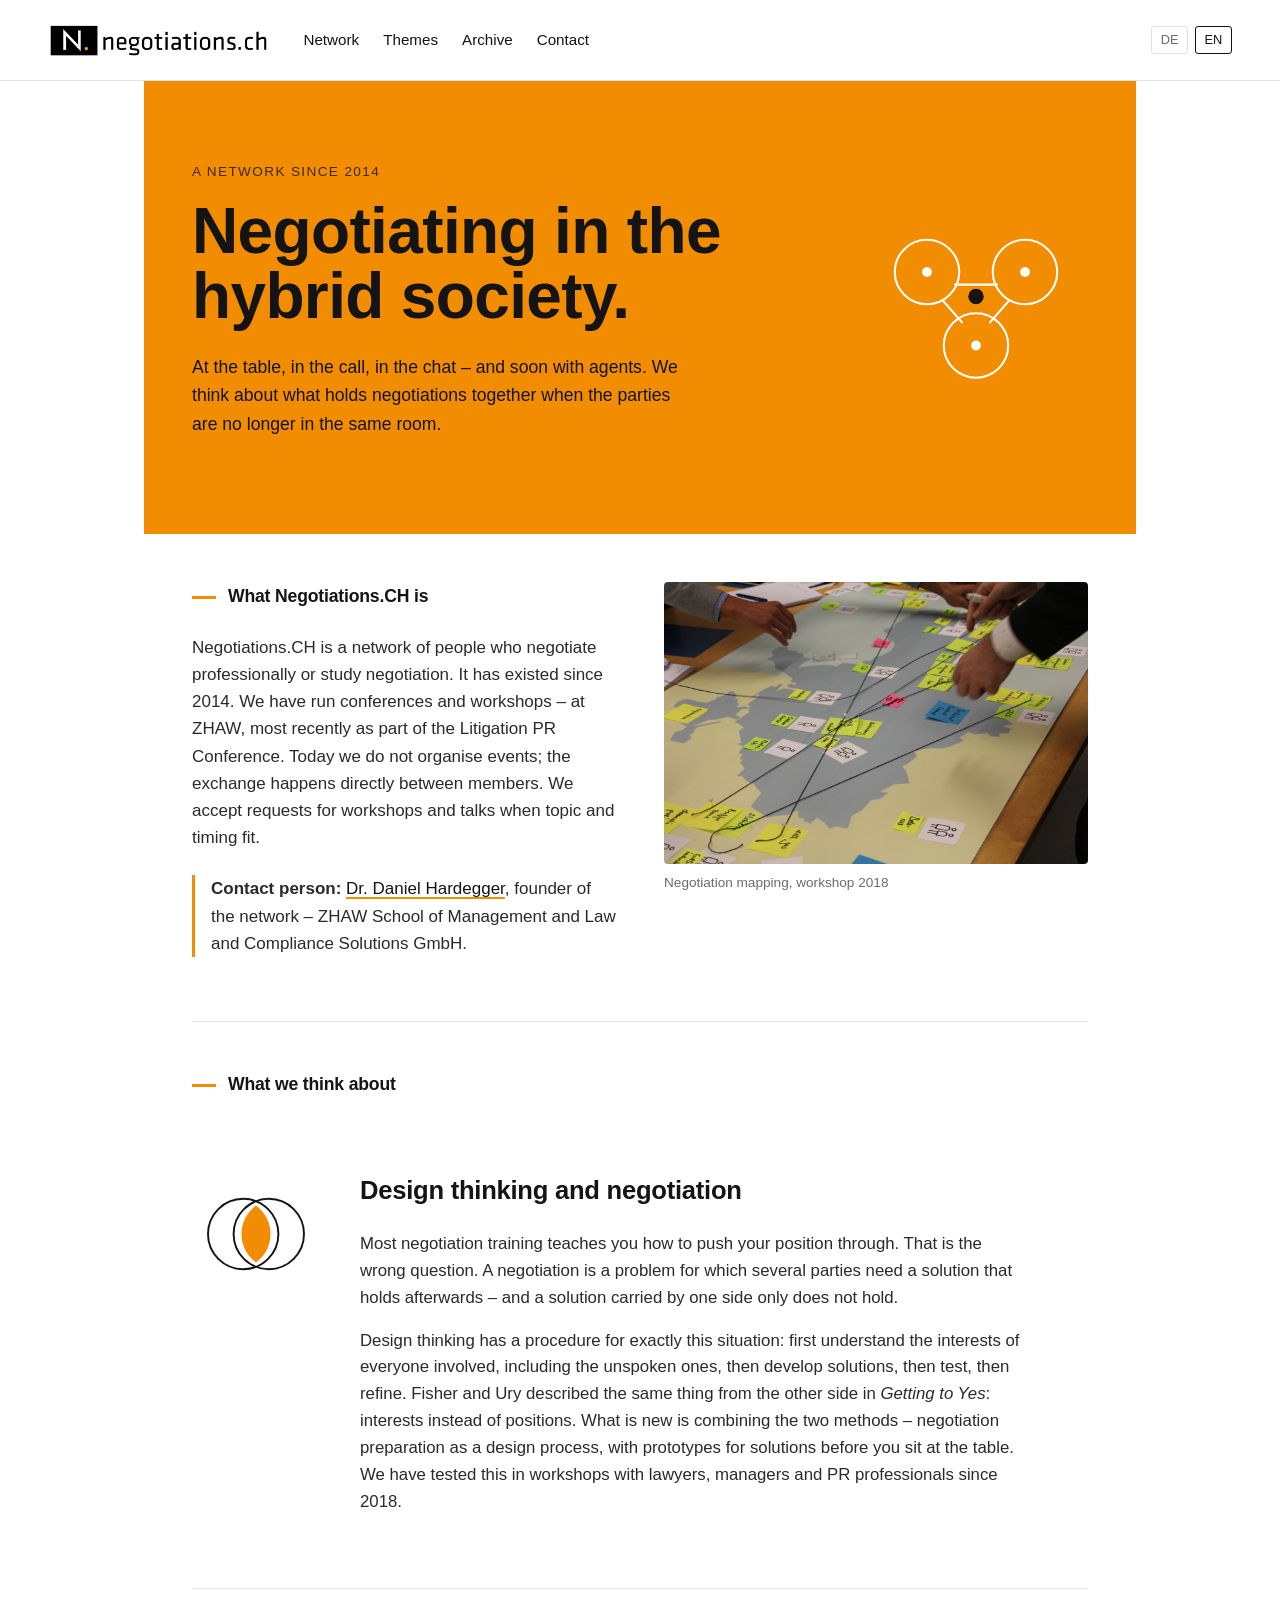
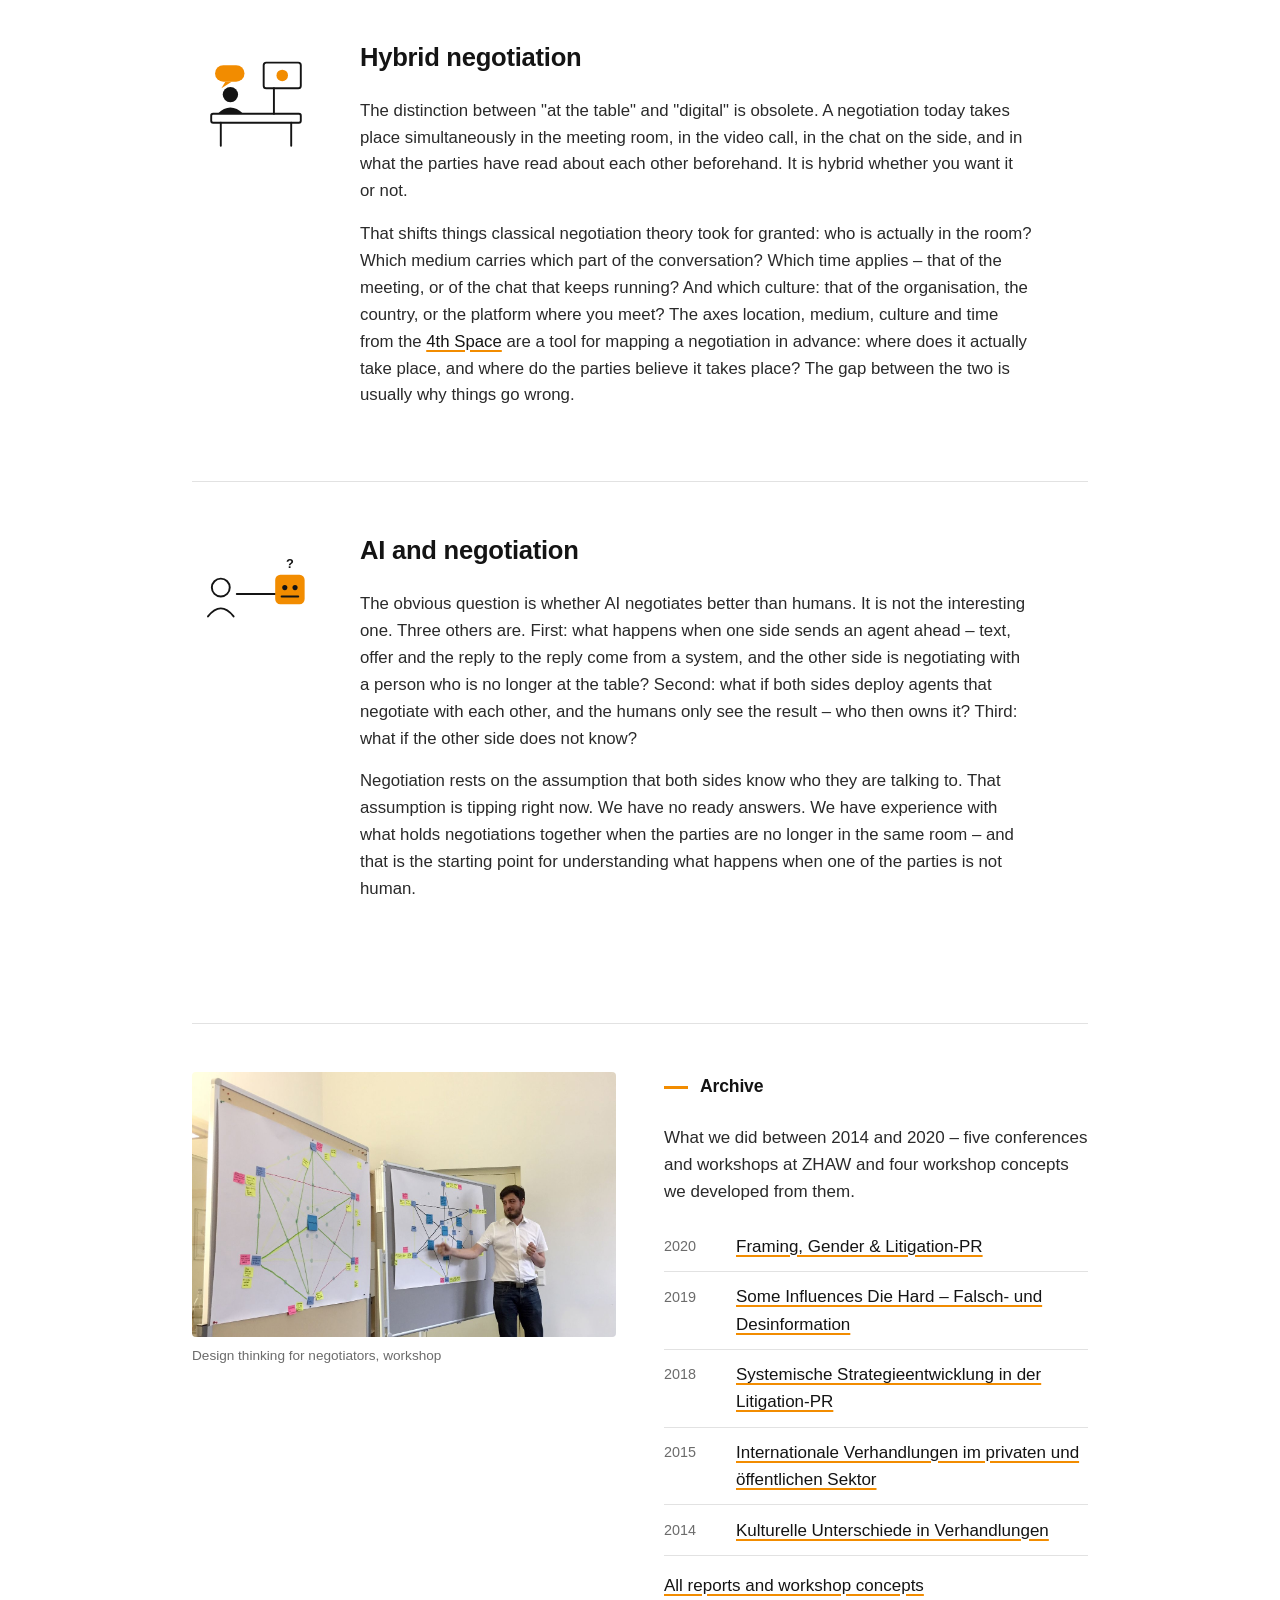
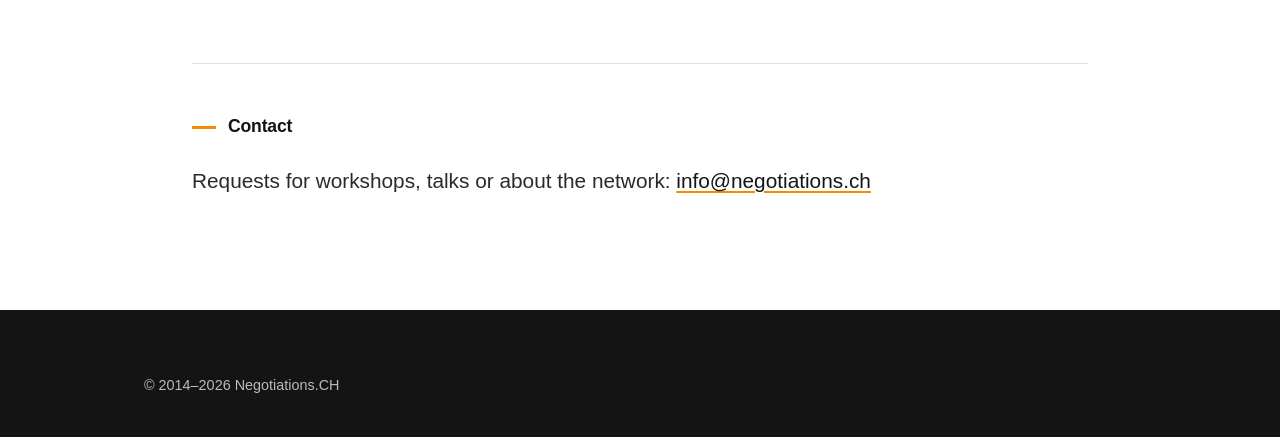
<file: index.html>
<!DOCTYPE html>
<html lang="de" data-lang="de">
<head>
  <meta charset="utf-8">
  <meta name="viewport" content="width=device-width, initial-scale=1">
  <title>Negotiations.CH</title>
  <meta name="description" content="Negotiations.CH – ein Netzwerk zum Verhandeln in der hybriden Gesellschaft. Design Thinking und Verhandlung, hybride Verhandlung, KI und Verhandlung. Seit 2014.">
  <link rel="canonical" href="https://negotiations.ch/">
  <link rel="stylesheet" href="style.css">
  <link rel="icon" type="image/png" sizes="512x512" href="assets/favicon.png">
  <link rel="apple-touch-icon" href="assets/favicon.png">
  <script type="application/ld+json">
  {
    "@context": "https://schema.org",
    "@type": "Organization",
    "name": "Negotiations.CH",
    "url": "https://negotiations.ch/",
    "logo": "https://negotiations.ch/assets/n-logo.png",
    "foundingDate": "2014",
    "email": "info@negotiations.ch",
    "founder": {"@type": "Person", "name": "Daniel Hardegger", "url": "https://hardegger.eu/"},
    "knowsAbout": ["Negotiation", "Design Thinking", "Hybrid Negotiation", "AI and Negotiation", "Intercultural Negotiation", "Litigation PR"]
  }
  </script>
</head>
<body>

<header class="top">
  <a href="#" class="brand"><img src="assets/n-logo.png" alt="Negotiations.CH" width="200" height="60"></a>
  <nav aria-label="Inhalt">
    <a href="#netzwerk" lang="de">Netzwerk</a><a href="#netzwerk" lang="en">Network</a>
    <a href="#themen" lang="de">Themen</a><a href="#themen" lang="en">Themes</a>
    <a href="archiv.html" lang="de">Archiv</a><a href="archiv.html" lang="en">Archive</a>
    <a href="#kontakt" lang="de">Kontakt</a><a href="#kontakt" lang="en">Contact</a>
  </nav>
  <div class="lang" role="group" aria-label="Sprache / Language">
    <button type="button" data-set-lang="de" aria-pressed="true">DE</button>
    <button type="button" data-set-lang="en" aria-pressed="false">EN</button>
  </div>
</header>

<main>

  <section class="hero">
    <div class="hero-inner">
      <div>
        <p class="kicker" lang="de">Ein Netzwerk seit 2014</p>
        <p class="kicker" lang="en">A network since 2014</p>
        <h1 lang="de">Verhandeln in der hybriden Gesellschaft.</h1>
        <h1 lang="en">Negotiating in the hybrid society.</h1>
        <p class="hero-sub" lang="de">Am Tisch, im Call, im Chat – und bald mit Agenten. Wir denken darüber nach, was Verhandlungen zusammenhält, wenn die Beteiligten nicht mehr im selben Raum sind.</p>
        <p class="hero-sub" lang="en">At the table, in the call, in the chat – and soon with agents. We think about what holds negotiations together when the parties are no longer in the same room.</p>
      </div>
      <svg class="hero-art" viewBox="0 0 320 320" aria-hidden="true">
        <g fill="none" stroke="#fff" stroke-width="3" stroke-linecap="round">
          <circle cx="90" cy="110" r="46"/>
          <circle cx="230" cy="110" r="46"/>
          <circle cx="160" cy="215" r="46"/>
          <line x1="130" y1="128" x2="190" y2="128"/>
          <line x1="112" y1="150" x2="140" y2="182"/>
          <line x1="208" y1="150" x2="180" y2="182"/>
        </g>
        <g fill="#fff">
          <circle cx="90" cy="110" r="7"/>
          <circle cx="230" cy="110" r="7"/>
          <circle cx="160" cy="215" r="7"/>
        </g>
        <circle cx="160" cy="145" r="11" fill="#141414"/>
      </svg>
    </div>
  </section>

  <section id="netzwerk" class="split">
    <div>
    <h2 lang="de">Was Negotiations.CH ist</h2><h2 lang="en">What Negotiations.CH is</h2>
    <p lang="de">Negotiations.CH ist ein Netzwerk von Leuten, die beruflich verhandeln oder Verhandeln erforschen. Es besteht seit 2014. Wir haben Konferenzen und Workshops gemacht – an der ZHAW, zuletzt im Vorprogramm der Litigation-PR-Tagung. Heute organisieren wir keine Veranstaltungen; der Austausch läuft direkt zwischen den Mitgliedern. Anfragen zu Workshops und Vorträgen nehmen wir an, wenn Thema und Zeit passen.</p>
    <p lang="en">Negotiations.CH is a network of people who negotiate professionally or study negotiation. It has existed since 2014. We have run conferences and workshops – at ZHAW, most recently as part of the Litigation PR Conference. Today we do not organise events; the exchange happens directly between members. We accept requests for workshops and talks when topic and timing fit.</p>
    <p class="who" lang="de"><strong>Ansprechperson:</strong> <a href="https://hardegger.eu/">Dr. Daniel Hardegger</a>, Gründer des Netzwerks – ZHAW School of Management and Law und Compliance Solutions GmbH.</p>
    <p class="who" lang="en"><strong>Contact person:</strong> <a href="https://hardegger.eu/">Dr. Daniel Hardegger</a>, founder of the network – ZHAW School of Management and Law and Compliance Solutions GmbH.</p>
    </div>
    <figure>
      <img src="assets/workshop-map.jpg" alt="Verhandlungskarte mit Post-its auf einer Europakarte" width="1200" height="800">
      <figcaption lang="de">Verhandlungsmapping, Workshop 2018</figcaption>
      <figcaption lang="en">Negotiation mapping, workshop 2018</figcaption>
    </figure>
  </section>

  <section id="themen">
    <h2 lang="de">Woran wir denken</h2><h2 lang="en">What we think about</h2>

    <article class="theme">
      <svg class="theme-art" viewBox="0 0 200 200" aria-hidden="true">
        <circle cx="80" cy="100" r="55" fill="none" stroke="#141414" stroke-width="3"/>
        <circle cx="120" cy="100" r="55" fill="none" stroke="#141414" stroke-width="3"/>
        <path d="M100 55.5 A55 55 0 0 1 100 144.5 A55 55 0 0 1 100 55.5 Z" fill="#F28C00"/>
      </svg>
      <h3 lang="de">Design Thinking und Verhandlung</h3>
      <h3 lang="en">Design thinking and negotiation</h3>
      <div lang="de">
        <p>Die meisten Verhandlungstrainings lehren, wie man seine Position durchbringt. Das ist die falsche Frage. Eine Verhandlung ist ein Problem, für das mehrere Parteien eine Lösung brauchen, die hinterher hält – und eine Lösung, die nur eine Seite trägt, hält nicht.</p>
        <p>Design Thinking hat für genau diese Situation ein Verfahren: erst die Interessen aller Beteiligten verstehen, auch die unausgesprochenen, dann Lösungen entwickeln, dann testen, dann nachbessern. Fisher und Ury haben in <em>Getting to Yes</em> dasselbe von der anderen Seite beschrieben: Interessen statt Positionen. Neu ist, die beiden Methoden zusammenzulegen – Verhandlungsvorbereitung als Design-Prozess, mit Prototypen für Lösungen, bevor man am Tisch sitzt. Wir haben das seit 2018 in Workshops mit Juristen, Managern und PR-Leuten erprobt.</p>
      </div>
      <div lang="en">
        <p>Most negotiation training teaches you how to push your position through. That is the wrong question. A negotiation is a problem for which several parties need a solution that holds afterwards – and a solution carried by one side only does not hold.</p>
        <p>Design thinking has a procedure for exactly this situation: first understand the interests of everyone involved, including the unspoken ones, then develop solutions, then test, then refine. Fisher and Ury described the same thing from the other side in <em>Getting to Yes</em>: interests instead of positions. What is new is combining the two methods – negotiation preparation as a design process, with prototypes for solutions before you sit at the table. We have tested this in workshops with lawyers, managers and PR professionals since 2018.</p>
      </div>
    </article>

    <article class="theme">
      <svg class="theme-art" viewBox="0 0 200 200" aria-hidden="true">
        <g fill="none" stroke="#141414" stroke-width="3" stroke-linecap="round">
          <rect x="30" y="120" width="140" height="14" rx="3"/>
          <line x1="45" y1="134" x2="45" y2="170"/><line x1="155" y1="134" x2="155" y2="170"/>
          <rect x="112" y="40" width="58" height="40" rx="4"/>
          <line x1="128" y1="80" x2="128" y2="120"/>
        </g>
        <circle cx="60" cy="90" r="12" fill="#141414"/>
        <path d="M40 120 Q60 100 80 120" fill="#141414"/>
        <circle cx="141" cy="60" r="9" fill="#F28C00"/>
        <rect x="36" y="44" width="46" height="26" rx="13" fill="#F28C00"/>
        <path d="M52 70 L46 80 L62 70 Z" fill="#F28C00"/>
      </svg>
      <h3 lang="de">Hybride Verhandlung</h3>
      <h3 lang="en">Hybrid negotiation</h3>
      <div lang="de">
        <p>Die Unterscheidung zwischen «am Tisch» und «digital» ist überholt. Eine Verhandlung findet heute gleichzeitig im Sitzungszimmer, im Videocall, im Chat nebenher und in dem statt, was die Beteiligten vorher übereinander gelesen haben. Sie ist hybrid, ob man will oder nicht.</p>
        <p>Das verschiebt Dinge, die in der klassischen Verhandlungslehre als gegeben galten: Wer ist überhaupt im Raum? Welches Medium trägt welchen Teil des Gesprächs? Welche Zeit gilt – die des Meetings oder die des Chats, der weiterläuft? Und welche Kultur: die der Organisation, des Landes oder der Plattform, auf der man sich trifft? Die Achsen Ort, Medium, Kultur und Zeit aus dem <a href="https://hardegger.eu/#arbeit">4th Space</a> sind ein Werkzeug, eine Verhandlung vorher zu kartieren: Wo findet sie tatsächlich statt, und wo glauben die Parteien, dass sie stattfindet? Die Differenz zwischen beidem ist meist der Grund, warum es schiefgeht.</p>
      </div>
      <div lang="en">
        <p>The distinction between "at the table" and "digital" is obsolete. A negotiation today takes place simultaneously in the meeting room, in the video call, in the chat on the side, and in what the parties have read about each other beforehand. It is hybrid whether you want it or not.</p>
        <p>That shifts things classical negotiation theory took for granted: who is actually in the room? Which medium carries which part of the conversation? Which time applies – that of the meeting, or of the chat that keeps running? And which culture: that of the organisation, the country, or the platform where you meet? The axes location, medium, culture and time from the <a href="https://hardegger.eu/?lang=en#arbeit">4th Space</a> are a tool for mapping a negotiation in advance: where does it actually take place, and where do the parties believe it takes place? The gap between the two is usually why things go wrong.</p>
      </div>
    </article>

    <article class="theme">
      <svg class="theme-art" viewBox="0 0 200 200" aria-hidden="true">
        <g fill="none" stroke="#141414" stroke-width="3" stroke-linecap="round">
          <line x1="70" y1="100" x2="130" y2="100"/>
          <circle cx="45" cy="90" r="14"/>
          <path d="M25 135 Q45 110 65 135"/>
        </g>
        <rect x="130" y="70" width="46" height="46" rx="8" fill="#F28C00"/>
        <circle cx="145" cy="90" r="4" fill="#141414"/><circle cx="161" cy="90" r="4" fill="#141414"/>
        <line x1="140" y1="104" x2="166" y2="104" stroke="#141414" stroke-width="3" stroke-linecap="round"/>
        <text x="153" y="60" font-size="20" text-anchor="middle" fill="#141414" font-family="Segoe UI, Arial, sans-serif" font-weight="700">?</text>
      </svg>
      <h3 lang="de">KI und Verhandlung</h3>
      <h3 lang="en">AI and negotiation</h3>
      <div lang="de">
        <p>Die naheliegende Frage ist, ob KI besser verhandelt als Menschen. Sie ist nicht die interessante. Interessanter sind drei andere. Erstens: Was passiert, wenn eine Seite einen Agenten vorschickt – Text, Angebot und die Antwort auf die Antwort kommen von einem System, und die Gegenseite verhandelt mit einem Menschen, der nicht mehr am Tisch sitzt? Zweitens: Was, wenn beide Seiten Agenten einsetzen, die miteinander verhandeln, und die Menschen erst das Ergebnis sehen – wer trägt es dann? Drittens: Was, wenn die Gegenseite es nicht weiss?</p>
        <p>Verhandeln beruht auf der Annahme, dass beide Seiten wissen, mit wem sie sprechen. Die Annahme kippt gerade. Wir haben darauf keine fertigen Antworten. Wir haben Erfahrung damit, was Verhandlungen zusammenhält, wenn die Beteiligten nicht mehr im gleichen Raum sind – und das ist der Ausgangspunkt, um zu verstehen, was passiert, wenn einer der Beteiligten kein Mensch ist.</p>
      </div>
      <div lang="en">
        <p>The obvious question is whether AI negotiates better than humans. It is not the interesting one. Three others are. First: what happens when one side sends an agent ahead – text, offer and the reply to the reply come from a system, and the other side is negotiating with a person who is no longer at the table? Second: what if both sides deploy agents that negotiate with each other, and the humans only see the result – who then owns it? Third: what if the other side does not know?</p>
        <p>Negotiation rests on the assumption that both sides know who they are talking to. That assumption is tipping right now. We have no ready answers. We have experience with what holds negotiations together when the parties are no longer in the same room – and that is the starting point for understanding what happens when one of the parties is not human.</p>
      </div>
    </article>
  </section>

  <section id="archiv-teaser" class="split">
    <figure>
      <img src="assets/workshop-board.jpg" alt="Workshop am Whiteboard" width="1200" height="800">
      <figcaption lang="de">Design Thinking für Verhandler, Workshop</figcaption>
      <figcaption lang="en">Design thinking for negotiators, workshop</figcaption>
    </figure>
    <div>
    <h2 lang="de">Archiv</h2><h2 lang="en">Archive</h2>
    <p lang="de">Was wir zwischen 2014 und 2020 gemacht haben – fünf Konferenzen und Workshops an der ZHAW und vier Workshopkonzepte, die wir daraus entwickelt haben.</p>
    <p lang="en">What we did between 2014 and 2020 – five conferences and workshops at ZHAW and four workshop concepts we developed from them.</p>
    <ul class="list">
      <li><span class="when">2020</span><a href="archiv.html#framing-gender-2020">Framing, Gender &amp; Litigation-PR</a></li>
      <li><span class="when">2019</span><a href="archiv.html#some-influences-2019">Some Influences Die Hard – Falsch- und Desinformation</a></li>
      <li><span class="when">2018</span><a href="archiv.html#systemisch-2018">Systemische Strategieentwicklung in der Litigation-PR</a></li>
      <li><span class="when">2015</span><a href="archiv.html#international-2015">Internationale Verhandlungen im privaten und öffentlichen Sektor</a></li>
      <li><span class="when">2014</span><a href="archiv.html#kulturell-2014">Kulturelle Unterschiede in Verhandlungen</a></li>
    </ul>
    <p class="more"><a href="archiv.html" lang="de">Alle Berichte und Workshopkonzepte</a><a href="archiv.html" lang="en">All reports and workshop concepts</a></p>
    </div>
  </section>

  <section id="kontakt" class="contact">
    <h2 lang="de">Kontakt</h2><h2 lang="en">Contact</h2>
    <p lang="de">Anfragen zu Workshops, Vorträgen oder zum Netzwerk: <a href="mailto:info@negotiations.ch">info@negotiations.ch</a></p>
    <p lang="en">Requests for workshops, talks or about the network: <a href="mailto:info@negotiations.ch">info@negotiations.ch</a></p>
  </section>

</main>

<footer>
  <details>
    <summary lang="de">Impressum und Datenschutz</summary><summary lang="en">Legal notice and privacy</summary>
    <p lang="de"><strong>Verantwortlich:</strong> Dr. Daniel Hardegger, c/o Negotiations.CH, Kreuzstrasse 3h, 9032 Engelburg, Schweiz. E-Mail: info@negotiations.ch.</p>
    <p lang="en"><strong>Responsible:</strong> Dr. Daniel Hardegger, c/o Negotiations.CH, Kreuzstrasse 3h, 9032 Engelburg, Switzerland. Email: info@negotiations.ch.</p>
    <p lang="de"><strong>Datenschutz:</strong> Diese Seite setzt keine Cookies, lädt keine externen Skripte oder Schriften und verwendet keine Analyse- oder Tracking-Dienste. Beim Aufruf verarbeitet der Hosting-Anbieter GitHub, Inc. (GitHub Pages) technisch notwendige Zugriffsdaten wie IP-Adresse und Zeitpunkt in Server-Logs; siehe die <a href="https://docs.github.com/de/site-policy/privacy-policies/github-general-privacy-statement">Datenschutzerklärung von GitHub</a>.</p>
    <p lang="en"><strong>Privacy:</strong> This site sets no cookies, loads no external scripts or fonts and uses no analytics or tracking. The hosting provider GitHub, Inc. (GitHub Pages) processes technically necessary access data such as IP address and time in server logs; see <a href="https://docs.github.com/en/site-policy/privacy-policies/github-general-privacy-statement">GitHub's privacy statement</a>.</p>
  </details>
  <p class="copy">© 2014–2026 Negotiations.CH</p>
</footer>

<script src="lang.js"></script>
</body>
</html>
</file>
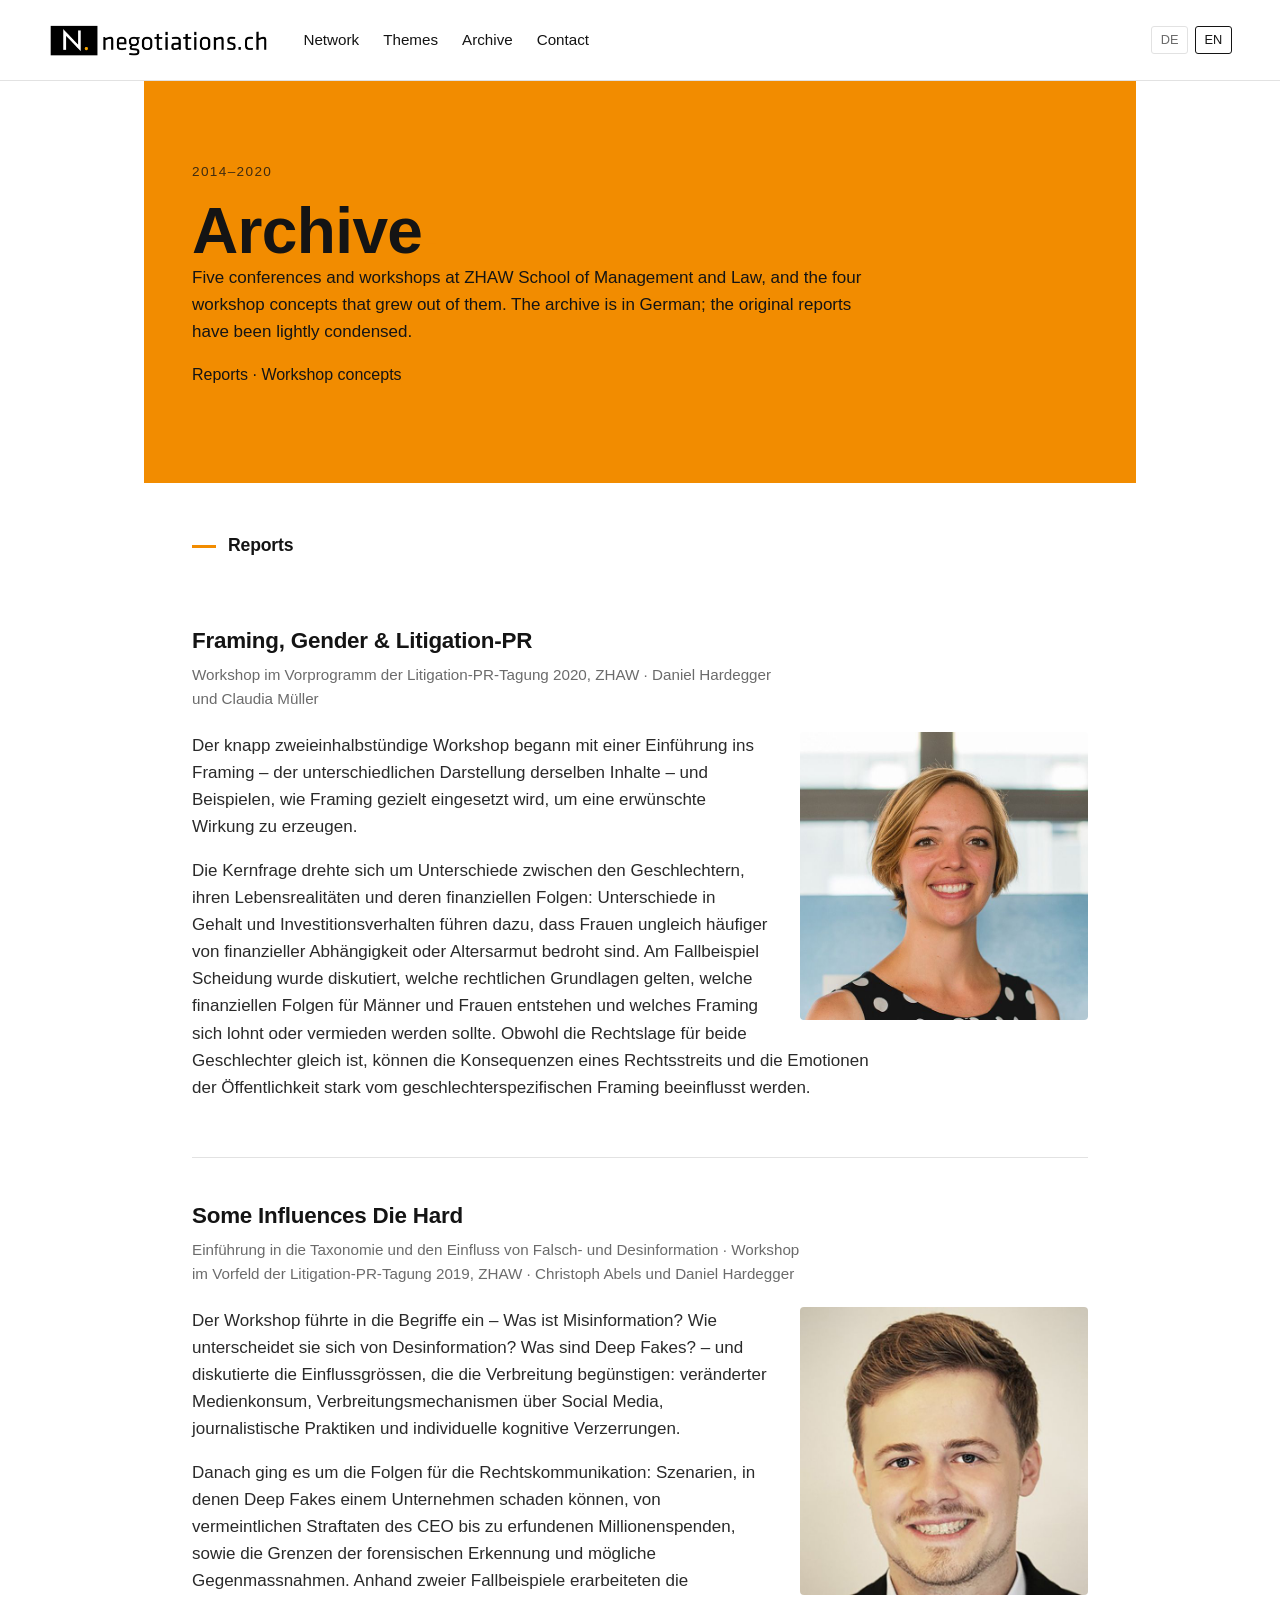
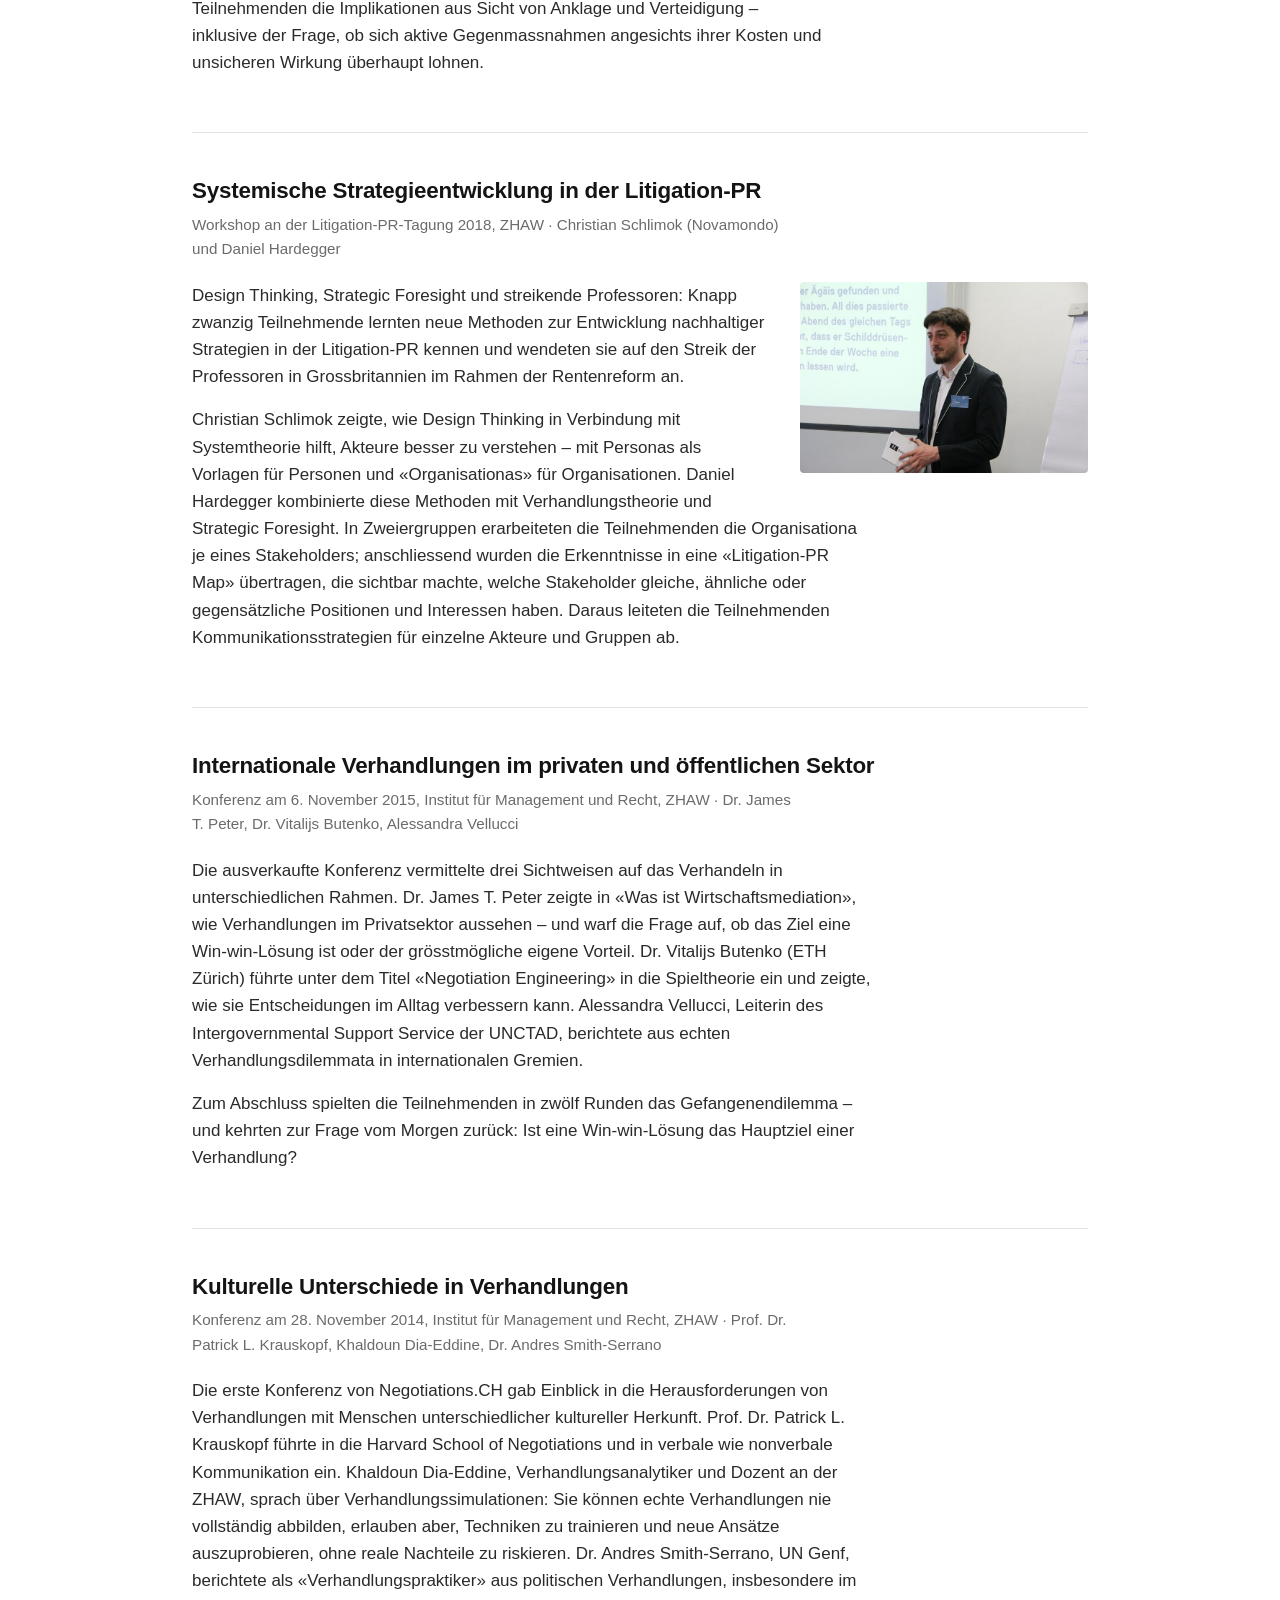
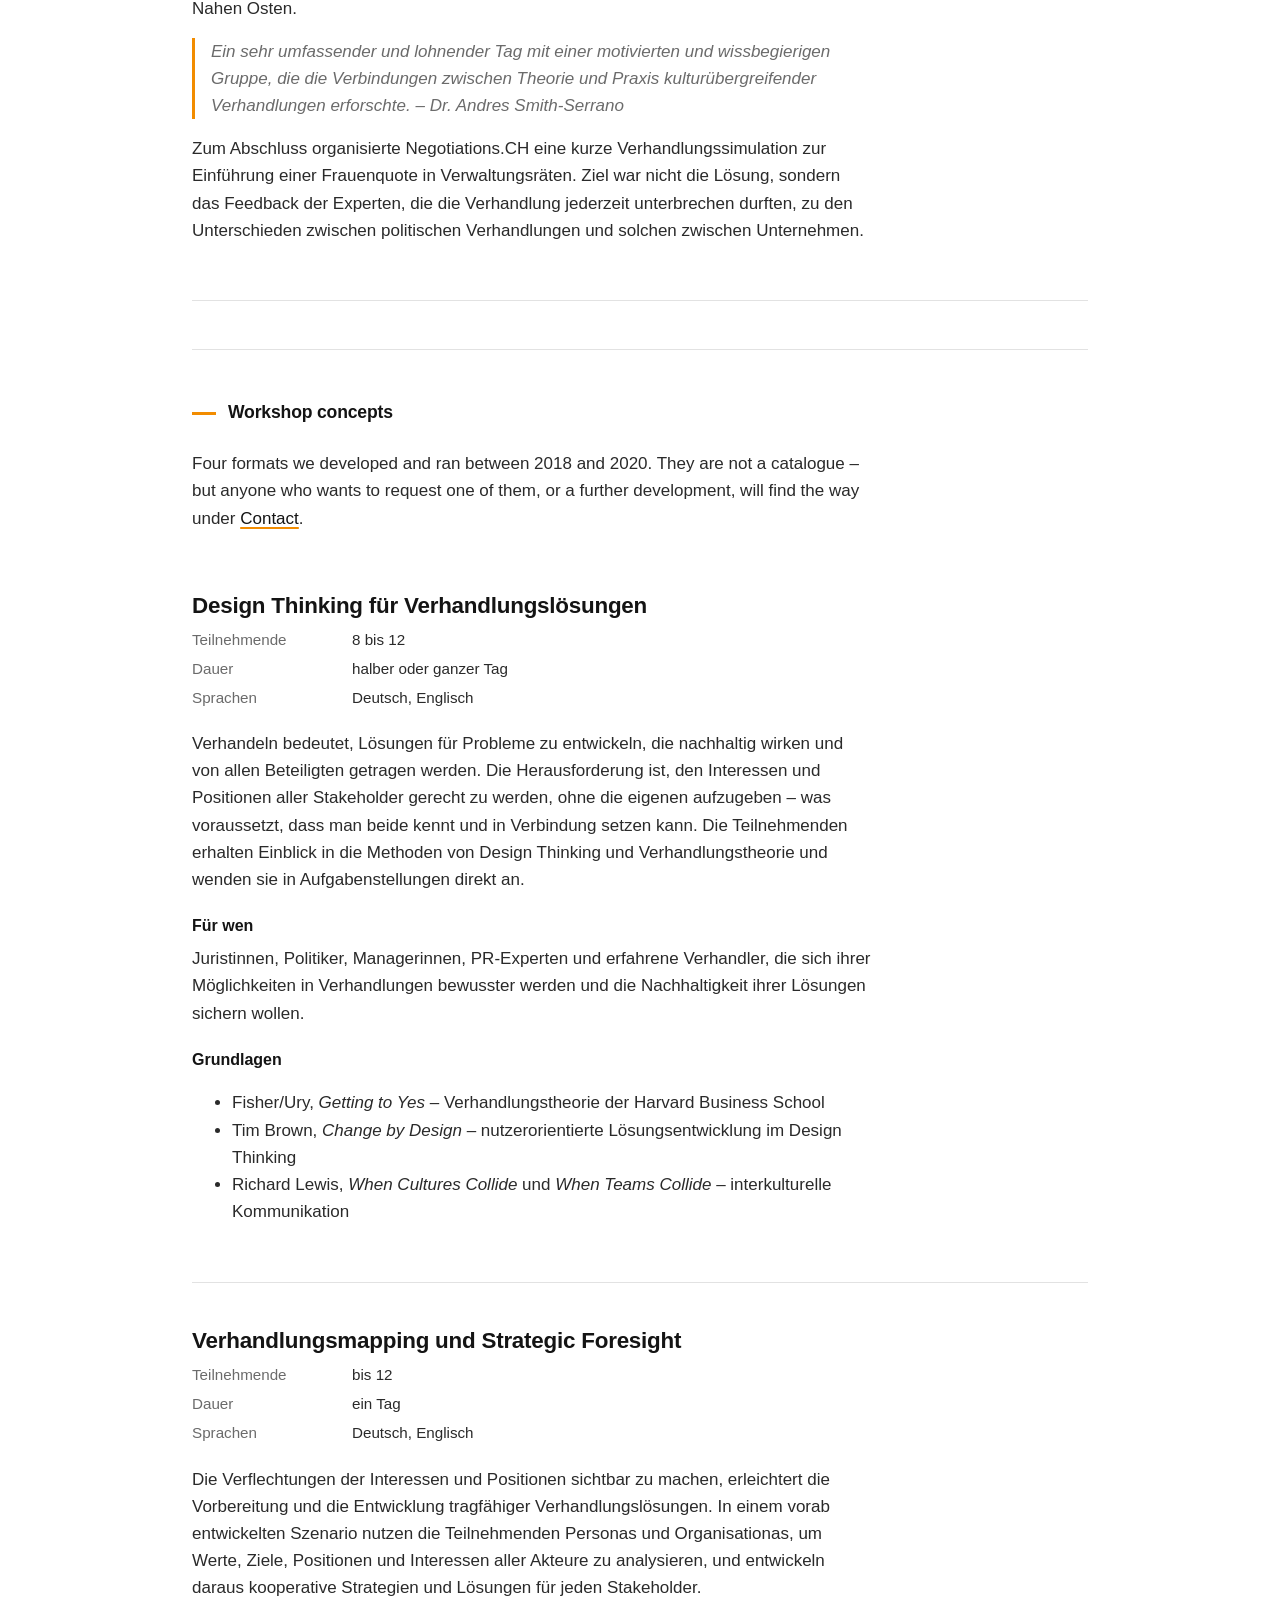
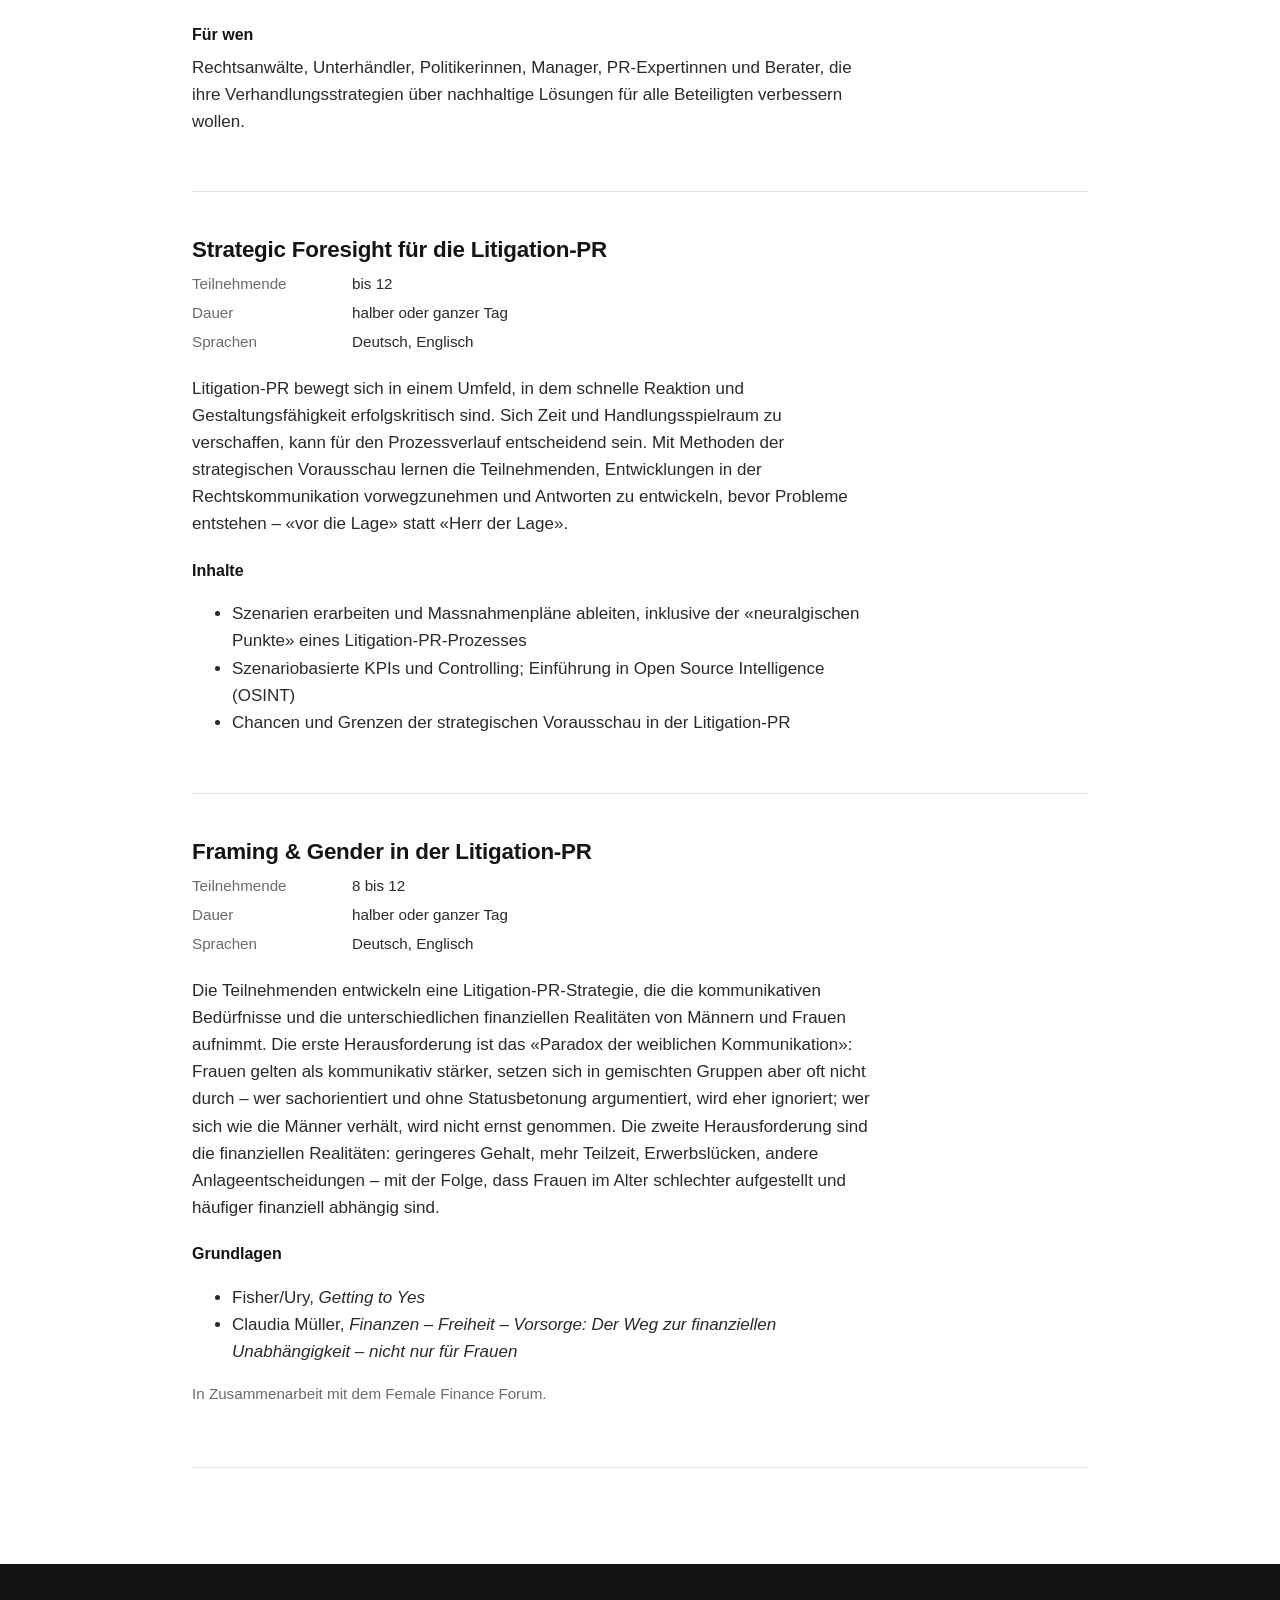
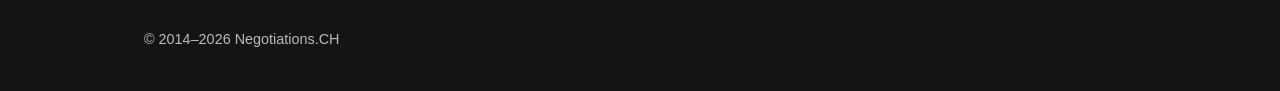
<file: archiv.html>
<!DOCTYPE html>
<html lang="de" data-lang="de">
<head>
  <meta charset="utf-8">
  <meta name="viewport" content="width=device-width, initial-scale=1">
  <title>Archiv – Negotiations.CH</title>
  <meta name="description" content="Berichte und Workshopkonzepte von Negotiations.CH, 2014–2020.">
  <link rel="canonical" href="https://negotiations.ch/archiv.html">
  <link rel="stylesheet" href="style.css">
  <link rel="icon" type="image/png" sizes="512x512" href="assets/favicon.png">
  <link rel="apple-touch-icon" href="assets/favicon.png">
</head>
<body>

<header class="top">
  <a href="index.html" class="brand"><img src="assets/n-logo.png" alt="Negotiations.CH" width="200" height="60"></a>
  <nav aria-label="Inhalt">
    <a href="index.html#netzwerk" lang="de">Netzwerk</a><a href="index.html#netzwerk" lang="en">Network</a>
    <a href="index.html#themen" lang="de">Themen</a><a href="index.html#themen" lang="en">Themes</a>
    <a href="archiv.html" lang="de">Archiv</a><a href="archiv.html" lang="en">Archive</a>
    <a href="index.html#kontakt" lang="de">Kontakt</a><a href="index.html#kontakt" lang="en">Contact</a>
  </nav>
  <div class="lang" role="group" aria-label="Sprache / Language">
    <button type="button" data-set-lang="de" aria-pressed="true">DE</button>
    <button type="button" data-set-lang="en" aria-pressed="false">EN</button>
  </div>
</header>

<main>

  <section class="hero">
    <p class="kicker">2014–2020</p>
    <h1 lang="de">Archiv<span class="dot">.</span></h1>
    <h1 lang="en">Archive<span class="dot">.</span></h1>
    <p lang="de">Fünf Konferenzen und Workshops an der ZHAW School of Management and Law und die vier Workshopkonzepte, die daraus entstanden sind. Die Texte sind die Originalberichte, leicht gekürzt.</p>
    <p lang="en">Five conferences and workshops at ZHAW School of Management and Law, and the four workshop concepts that grew out of them. The archive is in German; the original reports have been lightly condensed.</p>
    <p class="jump"><a href="#berichte" lang="de">Berichte</a><a href="#berichte" lang="en">Reports</a> · <a href="#workshops" lang="de">Workshopkonzepte</a><a href="#workshops" lang="en">Workshop concepts</a></p>
  </section>

  <section id="berichte">
    <h2 lang="de">Berichte</h2><h2 lang="en">Reports</h2>

    <article class="entry" id="framing-gender-2020">
      <h3>Framing, Gender &amp; Litigation-PR</h3>
      <p class="meta">Workshop im Vorprogramm der Litigation-PR-Tagung 2020, ZHAW · Daniel Hardegger und Claudia Müller</p>
      <img class="entry-img" src="assets/mueller-2020.jpg" alt="Claudia Müller" width="800" height="600">
      <p>Der knapp zweieinhalbstündige Workshop begann mit einer Einführung ins Framing – der unterschiedlichen Darstellung derselben Inhalte – und Beispielen, wie Framing gezielt eingesetzt wird, um eine erwünschte Wirkung zu erzeugen.</p>
      <p>Die Kernfrage drehte sich um Unterschiede zwischen den Geschlechtern, ihren Lebensrealitäten und deren finanziellen Folgen: Unterschiede in Gehalt und Investitionsverhalten führen dazu, dass Frauen ungleich häufiger von finanzieller Abhängigkeit oder Altersarmut bedroht sind. Am Fallbeispiel Scheidung wurde diskutiert, welche rechtlichen Grundlagen gelten, welche finanziellen Folgen für Männer und Frauen entstehen und welches Framing sich lohnt oder vermieden werden sollte. Obwohl die Rechtslage für beide Geschlechter gleich ist, können die Konsequenzen eines Rechtsstreits und die Emotionen der Öffentlichkeit stark vom geschlechterspezifischen Framing beeinflusst werden.</p>
    </article>

    <article class="entry" id="some-influences-2019">
      <h3>Some Influences Die Hard</h3>
      <p class="meta">Einführung in die Taxonomie und den Einfluss von Falsch- und Desinformation · Workshop im Vorfeld der Litigation-PR-Tagung 2019, ZHAW · Christoph Abels und Daniel Hardegger</p>
      <img class="entry-img" src="assets/abels-2019.jpg" alt="Christoph Abels beim Workshop" width="800" height="600">
      <p>Der Workshop führte in die Begriffe ein – Was ist Misinformation? Wie unterscheidet sie sich von Desinformation? Was sind Deep Fakes? – und diskutierte die Einflussgrössen, die die Verbreitung begünstigen: veränderter Medienkonsum, Verbreitungsmechanismen über Social Media, journalistische Praktiken und individuelle kognitive Verzerrungen.</p>
      <p>Danach ging es um die Folgen für die Rechtskommunikation: Szenarien, in denen Deep Fakes einem Unternehmen schaden können, von vermeintlichen Straftaten des CEO bis zu erfundenen Millionenspenden, sowie die Grenzen der forensischen Erkennung und mögliche Gegenmassnahmen. Anhand zweier Fallbeispiele erarbeiteten die Teilnehmenden die Implikationen aus Sicht von Anklage und Verteidigung – inklusive der Frage, ob sich aktive Gegenmassnahmen angesichts ihrer Kosten und unsicheren Wirkung überhaupt lohnen.</p>
    </article>

    <article class="entry" id="systemisch-2018">
      <h3>Systemische Strategieentwicklung in der Litigation-PR</h3>
      <p class="meta">Workshop an der Litigation-PR-Tagung 2018, ZHAW · Christian Schlimok (Novamondo) und Daniel Hardegger</p>
      <img class="entry-img" src="assets/hardegger-2018.jpg" alt="Daniel Hardegger beim Workshop 2018" width="800" height="600">
      <p>Design Thinking, Strategic Foresight und streikende Professoren: Knapp zwanzig Teilnehmende lernten neue Methoden zur Entwicklung nachhaltiger Strategien in der Litigation-PR kennen und wendeten sie auf den Streik der Professoren in Grossbritannien im Rahmen der Rentenreform an.</p>
      <p>Christian Schlimok zeigte, wie Design Thinking in Verbindung mit Systemtheorie hilft, Akteure besser zu verstehen – mit Personas als Vorlagen für Personen und «Organisationas» für Organisationen. Daniel Hardegger kombinierte diese Methoden mit Verhandlungstheorie und Strategic Foresight. In Zweiergruppen erarbeiteten die Teilnehmenden die Organisationa je eines Stakeholders; anschliessend wurden die Erkenntnisse in eine «Litigation-PR Map» übertragen, die sichtbar machte, welche Stakeholder gleiche, ähnliche oder gegensätzliche Positionen und Interessen haben. Daraus leiteten die Teilnehmenden Kommunikationsstrategien für einzelne Akteure und Gruppen ab.</p>
    </article>

    <article class="entry" id="international-2015">
      <h3>Internationale Verhandlungen im privaten und öffentlichen Sektor</h3>
      <p class="meta">Konferenz am 6. November 2015, Institut für Management und Recht, ZHAW · Dr. James T. Peter, Dr. Vitalijs Butenko, Alessandra Vellucci</p>
      <p>Die ausverkaufte Konferenz vermittelte drei Sichtweisen auf das Verhandeln in unterschiedlichen Rahmen. Dr. James T. Peter zeigte in «Was ist Wirtschaftsmediation», wie Verhandlungen im Privatsektor aussehen – und warf die Frage auf, ob das Ziel eine Win-win-Lösung ist oder der grösstmögliche eigene Vorteil. Dr. Vitalijs Butenko (ETH Zürich) führte unter dem Titel «Negotiation Engineering» in die Spieltheorie ein und zeigte, wie sie Entscheidungen im Alltag verbessern kann. Alessandra Vellucci, Leiterin des Intergovernmental Support Service der UNCTAD, berichtete aus echten Verhandlungsdilemmata in internationalen Gremien.</p>
      <p>Zum Abschluss spielten die Teilnehmenden in zwölf Runden das Gefangenendilemma – und kehrten zur Frage vom Morgen zurück: Ist eine Win-win-Lösung das Hauptziel einer Verhandlung?</p>
    </article>

    <article class="entry" id="kulturell-2014">
      <h3>Kulturelle Unterschiede in Verhandlungen</h3>
      <p class="meta">Konferenz am 28. November 2014, Institut für Management und Recht, ZHAW · Prof. Dr. Patrick L. Krauskopf, Khaldoun Dia-Eddine, Dr. Andres Smith-Serrano</p>
      <p>Die erste Konferenz von Negotiations.CH gab Einblick in die Herausforderungen von Verhandlungen mit Menschen unterschiedlicher kultureller Herkunft. Prof. Dr. Patrick L. Krauskopf führte in die Harvard School of Negotiations und in verbale wie nonverbale Kommunikation ein. Khaldoun Dia-Eddine, Verhandlungsanalytiker und Dozent an der ZHAW, sprach über Verhandlungssimulationen: Sie können echte Verhandlungen nie vollständig abbilden, erlauben aber, Techniken zu trainieren und neue Ansätze auszuprobieren, ohne reale Nachteile zu riskieren. Dr. Andres Smith-Serrano, UN Genf, berichtete als «Verhandlungspraktiker» aus politischen Verhandlungen, insbesondere im Nahen Osten.</p>
      <blockquote>Ein sehr umfassender und lohnender Tag mit einer motivierten und wissbegierigen Gruppe, die die Verbindungen zwischen Theorie und Praxis kulturübergreifender Verhandlungen erforschte. – Dr. Andres Smith-Serrano</blockquote>
      <p>Zum Abschluss organisierte Negotiations.CH eine kurze Verhandlungssimulation zur Einführung einer Frauenquote in Verwaltungsräten. Ziel war nicht die Lösung, sondern das Feedback der Experten, die die Verhandlung jederzeit unterbrechen durften, zu den Unterschieden zwischen politischen Verhandlungen und solchen zwischen Unternehmen.</p>
    </article>
  </section>

  <section id="workshops">
    <h2 lang="de">Workshopkonzepte</h2><h2 lang="en">Workshop concepts</h2>
    <p lang="de">Vier Formate, die wir zwischen 2018 und 2020 entwickelt und durchgeführt haben. Sie sind nicht als Katalog gedacht – aber wer eines davon oder eine Weiterentwicklung anfragen will, findet unter <a href="index.html#kontakt">Kontakt</a> den Weg.</p>
    <p lang="en">Four formats we developed and ran between 2018 and 2020. They are not a catalogue – but anyone who wants to request one of them, or a further development, will find the way under <a href="index.html#kontakt">Contact</a>.</p>

    <article class="entry" id="design-thinking">
      <h3>Design Thinking für Verhandlungslösungen</h3>
      <dl><dt>Teilnehmende</dt><dd>8 bis 12</dd><dt>Dauer</dt><dd>halber oder ganzer Tag</dd><dt>Sprachen</dt><dd>Deutsch, Englisch</dd></dl>
      <p>Verhandeln bedeutet, Lösungen für Probleme zu entwickeln, die nachhaltig wirken und von allen Beteiligten getragen werden. Die Herausforderung ist, den Interessen und Positionen aller Stakeholder gerecht zu werden, ohne die eigenen aufzugeben – was voraussetzt, dass man beide kennt und in Verbindung setzen kann. Die Teilnehmenden erhalten Einblick in die Methoden von Design Thinking und Verhandlungstheorie und wenden sie in Aufgabenstellungen direkt an.</p>
      <h4>Für wen</h4>
      <p>Juristinnen, Politiker, Managerinnen, PR-Experten und erfahrene Verhandler, die sich ihrer Möglichkeiten in Verhandlungen bewusster werden und die Nachhaltigkeit ihrer Lösungen sichern wollen.</p>
      <h4>Grundlagen</h4>
      <ul>
        <li>Fisher/Ury, <em>Getting to Yes</em> – Verhandlungstheorie der Harvard Business School</li>
        <li>Tim Brown, <em>Change by Design</em> – nutzerorientierte Lösungsentwicklung im Design Thinking</li>
        <li>Richard Lewis, <em>When Cultures Collide</em> und <em>When Teams Collide</em> – interkulturelle Kommunikation</li>
      </ul>
    </article>

    <article class="entry" id="mapping">
      <h3>Verhandlungsmapping und Strategic Foresight</h3>
      <dl><dt>Teilnehmende</dt><dd>bis 12</dd><dt>Dauer</dt><dd>ein Tag</dd><dt>Sprachen</dt><dd>Deutsch, Englisch</dd></dl>
      <p>Die Verflechtungen der Interessen und Positionen sichtbar zu machen, erleichtert die Vorbereitung und die Entwicklung tragfähiger Verhandlungslösungen. In einem vorab entwickelten Szenario nutzen die Teilnehmenden Personas und Organisationas, um Werte, Ziele, Positionen und Interessen aller Akteure zu analysieren, und entwickeln daraus kooperative Strategien und Lösungen für jeden Stakeholder.</p>
      <h4>Für wen</h4>
      <p>Rechtsanwälte, Unterhändler, Politikerinnen, Manager, PR-Expertinnen und Berater, die ihre Verhandlungsstrategien über nachhaltige Lösungen für alle Beteiligten verbessern wollen.</p>
    </article>

    <article class="entry" id="foresight-litpr">
      <h3>Strategic Foresight für die Litigation-PR</h3>
      <dl><dt>Teilnehmende</dt><dd>bis 12</dd><dt>Dauer</dt><dd>halber oder ganzer Tag</dd><dt>Sprachen</dt><dd>Deutsch, Englisch</dd></dl>
      <p>Litigation-PR bewegt sich in einem Umfeld, in dem schnelle Reaktion und Gestaltungsfähigkeit erfolgskritisch sind. Sich Zeit und Handlungsspielraum zu verschaffen, kann für den Prozessverlauf entscheidend sein. Mit Methoden der strategischen Vorausschau lernen die Teilnehmenden, Entwicklungen in der Rechtskommunikation vorwegzunehmen und Antworten zu entwickeln, bevor Probleme entstehen – «vor die Lage» statt «Herr der Lage».</p>
      <h4>Inhalte</h4>
      <ul>
        <li>Szenarien erarbeiten und Massnahmenpläne ableiten, inklusive der «neuralgischen Punkte» eines Litigation-PR-Prozesses</li>
        <li>Szenariobasierte KPIs und Controlling; Einführung in Open Source Intelligence (OSINT)</li>
        <li>Chancen und Grenzen der strategischen Vorausschau in der Litigation-PR</li>
      </ul>
    </article>

    <article class="entry" id="framing-gender">
      <h3>Framing &amp; Gender in der Litigation-PR</h3>
      <dl><dt>Teilnehmende</dt><dd>8 bis 12</dd><dt>Dauer</dt><dd>halber oder ganzer Tag</dd><dt>Sprachen</dt><dd>Deutsch, Englisch</dd></dl>
      <p>Die Teilnehmenden entwickeln eine Litigation-PR-Strategie, die die kommunikativen Bedürfnisse und die unterschiedlichen finanziellen Realitäten von Männern und Frauen aufnimmt. Die erste Herausforderung ist das «Paradox der weiblichen Kommunikation»: Frauen gelten als kommunikativ stärker, setzen sich in gemischten Gruppen aber oft nicht durch – wer sachorientiert und ohne Statusbetonung argumentiert, wird eher ignoriert; wer sich wie die Männer verhält, wird nicht ernst genommen. Die zweite Herausforderung sind die finanziellen Realitäten: geringeres Gehalt, mehr Teilzeit, Erwerbslücken, andere Anlageentscheidungen – mit der Folge, dass Frauen im Alter schlechter aufgestellt und häufiger finanziell abhängig sind.</p>
      <h4>Grundlagen</h4>
      <ul>
        <li>Fisher/Ury, <em>Getting to Yes</em></li>
        <li>Claudia Müller, <em>Finanzen – Freiheit – Vorsorge: Der Weg zur finanziellen Unabhängigkeit – nicht nur für Frauen</em></li>
      </ul>
      <p class="meta">In Zusammenarbeit mit dem Female Finance Forum.</p>
    </article>
  </section>

</main>

<footer>
  <details>
    <summary lang="de">Impressum und Datenschutz</summary><summary lang="en">Legal notice and privacy</summary>
    <p lang="de"><strong>Verantwortlich:</strong> Dr. Daniel Hardegger, c/o Negotiations.CH, Kreuzstrasse 3h, 9032 Engelburg, Schweiz. E-Mail: info@negotiations.ch.</p>
    <p lang="en"><strong>Responsible:</strong> Dr. Daniel Hardegger, c/o Negotiations.CH, Kreuzstrasse 3h, 9032 Engelburg, Switzerland. Email: info@negotiations.ch.</p>
    <p lang="de"><strong>Datenschutz:</strong> Diese Seite setzt keine Cookies, lädt keine externen Skripte oder Schriften und verwendet keine Analyse- oder Tracking-Dienste. Beim Aufruf verarbeitet der Hosting-Anbieter GitHub, Inc. (GitHub Pages) technisch notwendige Zugriffsdaten wie IP-Adresse und Zeitpunkt in Server-Logs; siehe die <a href="https://docs.github.com/de/site-policy/privacy-policies/github-general-privacy-statement">Datenschutzerklärung von GitHub</a>.</p>
    <p lang="en"><strong>Privacy:</strong> This site sets no cookies, loads no external scripts or fonts and uses no analytics or tracking. The hosting provider GitHub, Inc. (GitHub Pages) processes technically necessary access data such as IP address and time in server logs; see <a href="https://docs.github.com/en/site-policy/privacy-policies/github-general-privacy-statement">GitHub's privacy statement</a>.</p>
  </details>
  <p class="copy">© 2014–2026 Negotiations.CH</p>
</footer>

<script src="lang.js"></script>
</body>
</html>
</file>
<file: style.css>
:root {
  --ink: #141414;
  --text: #2A2A2A;
  --muted: #6B6B6B;
  --line: #E2E2E2;
  --orange: #F28C00;
  --sans: "Segoe UI", "Helvetica Neue", Helvetica, Arial, sans-serif;
}
* { box-sizing: border-box; }
html { scroll-behavior: smooth; }
@media (prefers-reduced-motion: reduce) { html { scroll-behavior: auto; } }
body { margin: 0; overflow-x: hidden; background: #fff; color: var(--text); font-family: var(--sans); font-size: 1.0625rem; line-height: 1.6; }

[data-lang="de"] [lang="en"], [data-lang="en"] [lang="de"] { display: none; }

a { color: var(--ink); text-decoration-color: var(--orange); text-decoration-thickness: 2px; text-underline-offset: 3px; }
a:hover { color: var(--orange); }
:focus-visible { outline: 2px solid var(--orange); outline-offset: 3px; }
img { max-width: 100%; height: auto; display: block; }
h1, h2, h3 { color: var(--ink); margin: 0; font-weight: 600; letter-spacing: -0.01em; }
p { margin: 0 0 1rem; max-width: 40em; }

.top { display: flex; flex-wrap: wrap; align-items: center; gap: 1rem 2rem; padding: 1.25rem 1.5rem; border-bottom: 1px solid var(--line); }
.brand img { height: 2rem; width: auto; }
.top nav { display: flex; flex-wrap: wrap; gap: .25rem 1.5rem; min-width: 0; }
.top nav a { text-decoration: none; font-size: .95rem; }
.lang { display: flex; gap: .4rem; margin-left: auto; }
.lang button { font: inherit; font-size: .8rem; padding: .2rem .55rem; background: none; border: 1px solid var(--line); border-radius: 3px; color: var(--muted); cursor: pointer; }
.lang button[aria-pressed="true"] { border-color: var(--ink); color: var(--ink); }

main { padding: 0 1.5rem 3rem; max-width: 62rem; margin: 0 auto; }
section { padding: 3rem 0; border-bottom: 1px solid var(--line); }
section:last-of-type { border-bottom: none; }

/* Hero */
.hero { background: var(--orange); color: #141414; margin: 0 -1.5rem; padding: 3.5rem 1.5rem; border-bottom: none; }
.hero-inner { max-width: 56rem; margin: 0 auto; display: grid; grid-template-columns: minmax(0, 1fr); gap: 2rem; align-items: center; }
.kicker { font-size: .85rem; text-transform: uppercase; letter-spacing: .1em; margin-bottom: 1rem; color: #141414; opacity: .8; }
.hero h1 { font-size: clamp(2.2rem, 6vw, 4rem); line-height: 1.02; max-width: 12em; color: #141414; }
.hero-sub { margin-top: 1.5rem; font-size: 1.1rem; max-width: 28em; color: #141414; }
.hero-art { width: 12rem; height: auto; justify-self: start; }
.dot { color: var(--orange); }
.top { background: #fff; }

/* Zweispaltige Abschnitte */
.split { display: grid; grid-template-columns: minmax(0, 1fr); gap: 2rem; align-items: start; min-width: 0; }
.split figure { margin: 0; }
.split img { border-radius: 4px; width: 100%; }
figcaption { font-size: .85rem; color: var(--muted); margin-top: .5rem; }

h2 { font-size: 1.1rem; margin-bottom: 1.5rem; }
h2::before { content: ""; display: inline-block; width: 1.5rem; height: 3px; background: var(--orange); vertical-align: middle; margin-right: .75rem; }
.who { border-left: 3px solid var(--orange); padding-left: 1rem; margin-top: 1.5rem; }

.theme { display: grid; grid-template-columns: 5rem minmax(0, 1fr); gap: .5rem 1.5rem; padding: 2rem 0; border-top: 1px solid var(--line); }
.theme:first-of-type { border-top: none; }
.theme-art { width: 5rem; height: 5rem; grid-row: span 3; }
.theme h3 { font-size: 1.6rem; margin-bottom: .75rem; }
.theme div { grid-column: 2; }
.theme p { font-size: 1.05rem; }

.list { list-style: none; padding: 0; margin: 0; }
.list li { display: grid; grid-template-columns: 4rem minmax(0, 1fr); gap: .5rem; padding: .7rem 0; border-bottom: 1px solid var(--line); }
.when { color: var(--muted); font-size: .9rem; padding-top: .15rem; }
.more { margin-top: 1rem; }

/* Archivseite */
.entry { padding: 2.5rem 0; border-bottom: 1px solid var(--line); }
.entry h3 { font-size: 1.4rem; margin-bottom: .25rem; }
.entry .meta { color: var(--muted); font-size: .95rem; margin-bottom: 1.25rem; }
.entry dl { display: grid; grid-template-columns: 9rem minmax(0, 1fr); gap: .3rem 1rem; margin: 0 0 1.25rem; font-size: .95rem; }
.entry dt { color: var(--muted); }
.entry dd { margin: 0; }
.entry h4 { font-size: 1rem; margin: 1.25rem 0 .4rem; color: var(--ink); }
.entry ul { max-width: 40em; }
blockquote { margin: 1rem 0; padding-left: 1rem; border-left: 3px solid var(--orange); color: var(--muted); font-style: italic; max-width: 38em; }

.contact { border-bottom: none; }
.contact p { font-size: 1.3rem; }

footer { background: #141414; color: #bbb; padding: 2rem 1.5rem; font-size: .9rem; }
footer a { color: #fff; }
footer summary { cursor: pointer; color: #fff; }
footer p { max-width: 44em; margin: 1rem auto 0; }
footer details, .copy { max-width: 62rem; margin-left: auto; margin-right: auto; }
.copy { margin-top: 1.5rem; }

@media (min-width: 48rem) {
  .top { padding: 1.5rem 3rem; }
  main { padding-left: 3rem; padding-right: 3rem; }
  footer { padding: 2.5rem 3rem; }
  .hero { margin: 0 -3rem; padding: 5rem 3rem; }
  .hero-inner { grid-template-columns: minmax(0, 1fr) 14rem; }
  .hero-art { width: 14rem; justify-self: end; }
  .split { grid-template-columns: 1fr 1fr; gap: 3rem; }
  #archiv-teaser.split { grid-template-columns: 1fr 1fr; }
  .theme { grid-template-columns: 8rem minmax(0, 1fr); gap: .5rem 2.5rem; padding: 3rem 0; }
  .theme-art { width: 8rem; height: 8rem; }
}

.entry-img { max-width: 22rem; border-radius: 4px; margin: 0 0 1.25rem; }
@media (min-width: 48rem) { .entry-img { float: right; margin: 0 0 1rem 2rem; max-width: 18rem; } .entry::after { content: ""; display: block; clear: both; } }

.jump { font-size: 1rem; }
.jump a { color: #141414; }
</file>
